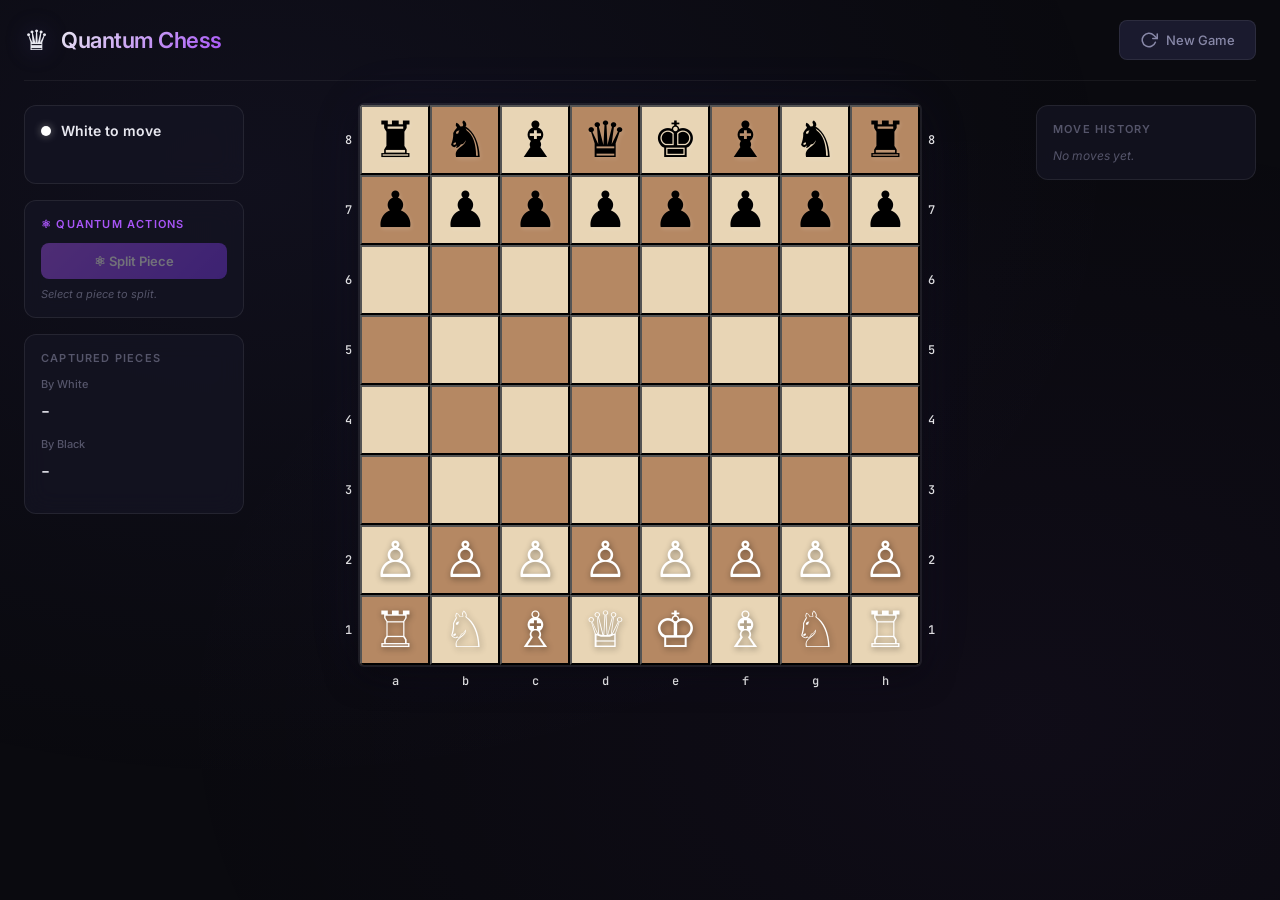
<file: quantum-chess-nicer-frontend/index.html>
<!DOCTYPE html>
<html lang="en">
<head>
    <meta charset="UTF-8">
    <meta name="viewport" content="width=device-width, initial-scale=1.0">
    <meta name="description" content="Quantum Chess — A chess variant with quantum piece splitting and probabilistic captures">
    <title>♛ Quantum Chess</title>
    <link rel="preconnect" href="https://fonts.googleapis.com">
    <link rel="preconnect" href="https://fonts.gstatic.com" crossorigin>
    <link href="https://fonts.googleapis.com/css2?family=Inter:wght@300;400;500;600;700&family=JetBrains+Mono:wght@400;500&display=swap" rel="stylesheet">
    <link rel="stylesheet" href="./style.css">
</head>
<body>
    <div class="app">
        <!-- Header -->
        <header class="header">
            <div class="logo">
                <span class="logo-icon">♛</span>
                <h1>Quantum Chess</h1>
            </div>
            <button id="reset-btn" class="btn-reset" title="New Game">
                <svg width="18" height="18" viewBox="0 0 24 24" fill="none" stroke="currentColor" stroke-width="2" stroke-linecap="round" stroke-linejoin="round">
                    <polyline points="23 4 23 10 17 10"></polyline>
                    <path d="M20.49 15a9 9 0 1 1-2.12-9.36L23 10"></path>
                </svg>
                New Game
            </button>
        </header>

        <!-- Main Content -->
        <main class="main">
            <!-- Left: Status + Captured -->
            <aside class="sidebar sidebar-left">
                <div class="panel status-panel">
                    <div class="panel-header">
                        <div class="status-dot" id="status-dot"></div>
                        <span id="turn-label">White to move</span>
                    </div>
                    <div id="status-message" class="status-message"></div>
                </div>

                <!-- Quantum action panel -->
                <div class="panel quantum-panel" id="quantum-panel" style="display:none;">
                    <h3>⚛ Quantum Actions</h3>
                    <button id="split-btn" class="btn-split" title="Split the selected piece into two quantum halves">
                        ⚛ Split Piece
                    </button>
                    <p class="quantum-hint" id="quantum-hint">Select a piece to split</p>
                </div>

                <div class="panel captured-panel">
                    <h3>Captured Pieces</h3>
                    <div class="captured-group">
                        <label>By White</label>
                        <div id="captured-white" class="captured-pieces"></div>
                    </div>
                    <div class="captured-group">
                        <label>By Black</label>
                        <div id="captured-black" class="captured-pieces"></div>
                    </div>
                </div>
            </aside>

            <!-- Center: Board -->
            <section class="board-container">
                <div class="board-wrapper">
                    <div class="rank-labels">
                        <span>8</span><span>7</span><span>6</span><span>5</span>
                        <span>4</span><span>3</span><span>2</span><span>1</span>
                    </div>
                    <div id="chessboard" class="chessboard"></div>
                    <div class="rank-labels">
                        <span>8</span><span>7</span><span>6</span><span>5</span>
                        <span>4</span><span>3</span><span>2</span><span>1</span>
                    </div>
                </div>
                <div class="file-labels">
                    <span></span>
                    <div class="file-labels-inner">
                        <span>a</span><span>b</span><span>c</span><span>d</span>
                        <span>e</span><span>f</span><span>g</span><span>h</span>
                    </div>
                    <span></span>
                </div>
            </section>

            <!-- Right: Move History -->
            <aside class="sidebar sidebar-right">
                <div class="panel history-panel">
                    <h3>Move History</h3>
                    <div id="move-history" class="move-history">
                        <div class="history-empty">No moves yet</div>
                    </div>
                </div>
            </aside>
        </main>
    </div>

    <!-- Game Over Overlay -->
    <div id="game-over-overlay" class="overlay hidden">
        <div class="overlay-content">
            <div id="game-over-icon" class="overlay-icon">♔</div>
            <h2 id="game-over-title">Checkmate!</h2>
            <p id="game-over-subtitle">White wins</p>
            <button id="game-over-reset" class="btn-play-again">Play Again</button>
        </div>
    </div>

    <!-- Coin Flip Overlay -->
    <div id="coin-flip-overlay" class="overlay hidden">
        <div class="overlay-content coin-flip-content">
            <h2 class="coin-title">⚛ Quantum Capture!</h2>
            <p id="coin-flip-desc" class="coin-desc">A quantum piece is involved...</p>
            <div id="coin" class="coin">
                <div class="coin-face coin-heads">👑</div>
                <div class="coin-face coin-tails">👻</div>
            </div>
            <p id="coin-result-text" class="coin-result-text"></p>
            <button id="coin-flip-btn" class="btn-coin-flip">Flip the Coin</button>
        </div>
    </div>

    <script type="module" src="./app.js"></script>
</body>
</html>
</file>
<file: quantum-chess-nicer-frontend/style.css>
/* ============================================================
   Quantum Chess — Premium Dark-Mode Stylesheet
   ============================================================ */

/* --- Reset & Base --- */
*, *::before, *::after {
    margin: 0;
    padding: 0;
    box-sizing: border-box;
}

:root {
    --bg-deep: #0a0a0f;
    --bg-primary: #12121a;
    --bg-surface: #1a1a2e;
    --bg-surface-hover: #22223a;
    --bg-elevated: #252540;

    --accent: #7c6ff7;
    --accent-glow: rgba(124, 111, 247, 0.25);
    --accent-dim: rgba(124, 111, 247, 0.12);

    --quantum: #a855f7;
    --quantum-glow: rgba(168, 85, 247, 0.35);
    --quantum-dim: rgba(168, 85, 247, 0.12);

    --sq-light: #e8d5b5;
    --sq-dark: #b58863;
    --sq-light-hover: #f0dfc0;
    --sq-dark-hover: #c49a75;

    --hl-selected: rgba(124, 111, 247, 0.55);
    --hl-legal: rgba(0, 0, 0, 0.18);
    --hl-legal-capture: rgba(220, 60, 60, 0.4);
    --hl-split: rgba(168, 85, 247, 0.45);
    --hl-last-move: rgba(255, 255, 100, 0.25);
    --hl-check: rgba(255, 40, 40, 0.55);

    --text-primary: #e8e8f0;
    --text-secondary: #8888a8;
    --text-muted: #55556a;

    --border-subtle: rgba(255, 255, 255, 0.06);
    --glass-bg: rgba(20, 20, 35, 0.75);
    --glass-border: rgba(255, 255, 255, 0.08);
    --radius: 12px;
    --radius-sm: 8px;
    --shadow: 0 8px 32px rgba(0, 0, 0, 0.5);
    --transition: 0.2s cubic-bezier(0.4, 0, 0.2, 1);
}

body {
    font-family: 'Inter', -apple-system, BlinkMacSystemFont, sans-serif;
    background: var(--bg-deep);
    color: var(--text-primary);
    min-height: 100vh;
    overflow-x: hidden;
    -webkit-font-smoothing: antialiased;
}

body::before {
    content: '';
    position: fixed;
    inset: 0;
    background:
        radial-gradient(ellipse at 20% 20%, rgba(124, 111, 247, 0.06) 0%, transparent 60%),
        radial-gradient(ellipse at 80% 80%, rgba(168, 85, 247, 0.04) 0%, transparent 60%);
    pointer-events: none;
    z-index: 0;
}

/* --- Layout --- */
.app {
    position: relative;
    z-index: 1;
    max-width: 1280px;
    margin: 0 auto;
    padding: 0 24px;
}

/* --- Header --- */
.header {
    display: flex;
    align-items: center;
    justify-content: space-between;
    padding: 20px 0;
    border-bottom: 1px solid var(--border-subtle);
    margin-bottom: 24px;
}

.logo {
    display: flex;
    align-items: center;
    gap: 12px;
}

.logo-icon {
    font-size: 28px;
    filter: drop-shadow(0 0 12px var(--accent-glow));
    animation: logo-pulse 3s ease-in-out infinite;
}

@keyframes logo-pulse {
    0%, 100% { filter: drop-shadow(0 0 8px var(--accent-glow)); }
    50% { filter: drop-shadow(0 0 20px rgba(124, 111, 247, 0.4)); }
}

.logo h1 {
    font-size: 22px;
    font-weight: 600;
    letter-spacing: -0.5px;
    background: linear-gradient(135deg, var(--text-primary) 0%, var(--quantum) 100%);
    -webkit-background-clip: text;
    -webkit-text-fill-color: transparent;
    background-clip: text;
}

.btn-reset {
    display: flex;
    align-items: center;
    gap: 8px;
    padding: 10px 20px;
    background: var(--bg-surface);
    border: 1px solid var(--glass-border);
    border-radius: var(--radius-sm);
    color: var(--text-secondary);
    font-family: inherit;
    font-size: 13px;
    font-weight: 500;
    cursor: pointer;
    transition: all var(--transition);
}

.btn-reset:hover {
    background: var(--bg-surface-hover);
    color: var(--text-primary);
    border-color: var(--accent);
    box-shadow: 0 0 16px var(--accent-glow);
}

/* --- Main Grid --- */
.main {
    display: grid;
    grid-template-columns: 220px 1fr 220px;
    gap: 24px;
    align-items: start;
}

@media (max-width: 1000px) {
    .main {
        grid-template-columns: 1fr;
        max-width: 560px;
        margin: 0 auto;
    }
    .sidebar-left { order: 2; }
    .board-container { order: 1; }
    .sidebar-right { order: 3; }
}

/* --- Panels (glass) --- */
.panel {
    background: var(--glass-bg);
    border: 1px solid var(--glass-border);
    border-radius: var(--radius);
    padding: 16px;
    backdrop-filter: blur(12px);
    -webkit-backdrop-filter: blur(12px);
}

.panel h3 {
    font-size: 11px;
    font-weight: 600;
    text-transform: uppercase;
    letter-spacing: 1.2px;
    color: var(--text-muted);
    margin-bottom: 12px;
}

/* --- Status Panel --- */
.status-panel .panel-header {
    display: flex;
    align-items: center;
    gap: 10px;
    margin-bottom: 8px;
}

.status-dot {
    width: 10px;
    height: 10px;
    border-radius: 50%;
    background: #fff;
    box-shadow: 0 0 8px rgba(255, 255, 255, 0.4);
    transition: all 0.3s;
}

.status-dot.black {
    background: #666;
    box-shadow: 0 0 8px rgba(100, 100, 100, 0.4);
}

#turn-label {
    font-size: 14px;
    font-weight: 600;
}

.status-message {
    font-size: 13px;
    color: var(--text-secondary);
    min-height: 20px;
}

.status-message.check {
    color: #ff6b6b;
    font-weight: 600;
    animation: check-pulse 1s ease-in-out infinite;
}

@keyframes check-pulse {
    0%, 100% { opacity: 1; }
    50% { opacity: 0.6; }
}

/* --- Quantum Panel --- */
.quantum-panel {
    margin-top: 16px;
}

.quantum-panel h3 {
    color: var(--quantum);
}

.btn-split {
    display: block;
    width: 100%;
    padding: 10px 16px;
    background: linear-gradient(135deg, var(--quantum), #7c3aed);
    border: none;
    border-radius: var(--radius-sm);
    color: #fff;
    font-family: inherit;
    font-size: 13px;
    font-weight: 600;
    cursor: pointer;
    transition: all var(--transition);
    box-shadow: 0 4px 12px var(--quantum-dim);
}

.btn-split:hover {
    transform: translateY(-1px);
    box-shadow: 0 6px 20px var(--quantum-glow);
}

.btn-split:active {
    transform: translateY(0);
}

.btn-split:disabled {
    opacity: 0.4;
    cursor: not-allowed;
    transform: none;
    box-shadow: none;
}

.quantum-hint {
    font-size: 11px;
    color: var(--text-muted);
    margin-top: 8px;
    font-style: italic;
}

/* --- Captured Pieces --- */
.captured-panel {
    margin-top: 16px;
}

.captured-group {
    margin-bottom: 10px;
}

.captured-group label {
    display: block;
    font-size: 11px;
    color: var(--text-muted);
    margin-bottom: 4px;
    font-weight: 500;
}

.captured-pieces {
    font-size: 20px;
    line-height: 1.6;
    min-height: 28px;
    letter-spacing: 2px;
}

/* --- Board --- */
.board-container {
    display: flex;
    flex-direction: column;
    align-items: center;
}

.board-wrapper {
    display: flex;
    align-items: center;
    gap: 0;
}

.rank-labels {
    display: flex;
    flex-direction: column;
    justify-content: space-around;
    height: var(--board-size, 480px);
    padding: 0 8px;
}

.rank-labels span {
    font-family: 'JetBrains Mono', monospace;
    font-size: 12px;
    font-weight: 500;
    color: #ffffff;
    text-align: center;
    height: calc(var(--board-size, 480px) / 8);
    display: flex;
    align-items: center;
    justify-content: center;
}

.file-labels {
    display: flex;
    justify-content: center;
    margin-top: 4px;
}

.file-labels-inner {
    display: grid;
    grid-template-columns: repeat(8, 1fr);
    width: var(--board-size, 480px);
}

.file-labels span {
    font-family: 'JetBrains Mono', monospace;
    font-size: 12px;
    font-weight: 500;
    color: #ffffff;
    text-align: center;
    padding: 4px 0;
}

.chessboard {
    display: grid;
    grid-template-columns: repeat(8, 1fr);
    grid-template-rows: repeat(8, 1fr);
    width: var(--board-size, 480px);
    height: var(--board-size, 480px);
    border-radius: 4px;
    overflow: hidden;
    box-shadow:
        0 0 0 2px rgba(255, 255, 255, 0.08),
        var(--shadow),
        0 0 60px rgba(124, 111, 247, 0.08);
    position: relative;
}

/* --- Squares --- */
.square {
    position: relative;
    display: flex;
    align-items: center;
    justify-content: center;
    cursor: pointer;
    transition: background-color 0.15s;
    user-select: none;
    -webkit-user-select: none;
}

.square.light { background: var(--sq-light); }
.square.dark { background: var(--sq-dark); }
.square:hover.light { background: var(--sq-light-hover); }
.square:hover.dark { background: var(--sq-dark-hover); }
.square.selected { background: var(--hl-selected) !important; }

.square.last-move-from.light,
.square.last-move-to.light {
    background: color-mix(in srgb, var(--sq-light), rgba(255, 255, 100, 0.35)) !important;
}
.square.last-move-from.dark,
.square.last-move-to.dark {
    background: color-mix(in srgb, var(--sq-dark), rgba(255, 255, 100, 0.35)) !important;
}

.square.in-check {
    background: var(--hl-check) !important;
    animation: check-bg 1s ease-in-out infinite;
}

@keyframes check-bg {
    0%, 100% { background: var(--hl-check); }
    50% { background: rgba(255, 40, 40, 0.35); }
}

/* --- Pieces --- */
.piece {
    font-size: calc(var(--board-size, 480px) / 8 * 0.72);
    line-height: 1;
    z-index: 2;
    transition: transform 0.12s ease;
    filter: drop-shadow(1px 2px 2px rgba(0, 0, 0, 0.3));
    cursor: grab;
}

.piece.white-piece {
    color: #ffffff;
    filter: drop-shadow(1px 2px 3px rgba(0, 0, 0, 0.45));
}

.piece.black-piece {
    color: #000000;
    filter: drop-shadow(1px 2px 2px rgba(255, 255, 255, 0.15));
}

/* Quantum pieces — pulsing purple glow + reduced opacity */
.piece.quantum {
    opacity: 0.65;
    animation: quantum-glow 2s ease-in-out infinite;
}

.piece.quantum.white-piece {
    filter: drop-shadow(0 0 8px var(--quantum-glow)) drop-shadow(1px 2px 3px rgba(0,0,0,0.3));
}

.piece.quantum.black-piece {
    filter: drop-shadow(0 0 8px var(--quantum-glow)) drop-shadow(1px 2px 2px rgba(255,255,255,0.1));
}

@keyframes quantum-glow {
    0%, 100% { opacity: 0.6; filter: drop-shadow(0 0 6px var(--quantum-glow)); }
    50% { opacity: 0.8; filter: drop-shadow(0 0 14px rgba(168, 85, 247, 0.5)); }
}

.square:hover .piece { transform: scale(1.08); }
.square.selected .piece {
    transform: scale(1.12);
    filter: drop-shadow(0 0 8px var(--accent-glow));
}

/* --- Legal Move Indicators --- */
.legal-dot {
    position: absolute;
    width: 30%;
    height: 30%;
    border-radius: 50%;
    background: var(--hl-legal);
    z-index: 1;
    pointer-events: none;
    animation: dot-appear 0.15s ease-out;
}

@keyframes dot-appear {
    from { transform: scale(0); opacity: 0; }
    to { transform: scale(1); opacity: 1; }
}

.legal-dot.capture {
    width: 90%;
    height: 90%;
    background: transparent;
    border: 5px solid var(--hl-legal-capture);
    border-radius: 50%;
}

/* Split-move indicators — purple dots */
.split-dot {
    position: absolute;
    width: 30%;
    height: 30%;
    border-radius: 50%;
    background: var(--hl-split);
    z-index: 1;
    pointer-events: none;
    animation: dot-appear 0.15s ease-out;
    box-shadow: 0 0 8px var(--quantum-glow);
}

/* Quantum connection line (rendered via SVG overlay) */
.quantum-link-svg {
    position: absolute;
    top: 0;
    left: 0;
    width: 100%;
    height: 100%;
    pointer-events: none;
    z-index: 3;
}

.quantum-link-line {
    stroke: var(--quantum);
    stroke-width: 2;
    stroke-dasharray: 6 4;
    opacity: 0.5;
    animation: link-pulse 2s ease-in-out infinite;
}

@keyframes link-pulse {
    0%, 100% { opacity: 0.4; }
    50% { opacity: 0.7; }
}

/* --- Move History --- */
.history-panel {
    max-height: 500px;
    display: flex;
    flex-direction: column;
}

.move-history {
    flex: 1;
    overflow-y: auto;
    font-family: 'JetBrains Mono', monospace;
    font-size: 13px;
    scrollbar-width: thin;
    scrollbar-color: var(--bg-elevated) transparent;
}

.move-history::-webkit-scrollbar { width: 4px; }
.move-history::-webkit-scrollbar-thumb {
    background: var(--bg-elevated);
    border-radius: 2px;
}

.history-empty {
    color: var(--text-muted);
    font-style: italic;
    font-family: 'Inter', sans-serif;
    font-size: 12px;
}

.history-row {
    display: grid;
    grid-template-columns: 28px 1fr 1fr;
    gap: 4px;
    padding: 3px 0;
    border-bottom: 1px solid var(--border-subtle);
    align-items: center;
}

.history-row:last-child { border-bottom: none; }

.history-num {
    color: var(--text-muted);
    font-size: 11px;
    text-align: right;
    padding-right: 6px;
}

.history-move {
    padding: 2px 6px;
    border-radius: 4px;
    transition: background 0.15s;
    white-space: nowrap;
    overflow: hidden;
    text-overflow: ellipsis;
}

.history-move:not(:empty):hover { background: var(--bg-surface-hover); }

.history-move.latest {
    background: var(--accent-dim);
    color: var(--accent);
}

/* --- Overlays --- */
.overlay {
    position: fixed;
    inset: 0;
    z-index: 100;
    display: flex;
    align-items: center;
    justify-content: center;
    background: rgba(0, 0, 0, 0.7);
    backdrop-filter: blur(8px);
    -webkit-backdrop-filter: blur(8px);
    animation: overlay-in 0.3s ease-out;
}

@keyframes overlay-in {
    from { opacity: 0; }
    to { opacity: 1; }
}

.overlay.hidden { display: none; }

.overlay-content {
    text-align: center;
    background: var(--bg-surface);
    border: 1px solid var(--glass-border);
    border-radius: 20px;
    padding: 48px 56px;
    box-shadow: 0 24px 64px rgba(0, 0, 0, 0.6), 0 0 80px var(--accent-glow);
    animation: overlay-pop 0.4s cubic-bezier(0.34, 1.56, 0.64, 1);
}

@keyframes overlay-pop {
    from { transform: scale(0.8) translateY(20px); opacity: 0; }
    to { transform: scale(1) translateY(0); opacity: 1; }
}

.overlay-icon {
    font-size: 64px;
    margin-bottom: 16px;
    animation: crown-bounce 0.6s ease-out 0.3s both;
}

@keyframes crown-bounce {
    0% { transform: scale(0.5) rotate(-10deg); }
    60% { transform: scale(1.15) rotate(3deg); }
    100% { transform: scale(1) rotate(0); }
}

.overlay-content h2 {
    font-size: 28px;
    font-weight: 700;
    margin-bottom: 8px;
    background: linear-gradient(135deg, var(--text-primary), var(--accent));
    -webkit-background-clip: text;
    -webkit-text-fill-color: transparent;
    background-clip: text;
}

.overlay-content p {
    color: var(--text-secondary);
    font-size: 15px;
    margin-bottom: 28px;
}

.btn-play-again {
    padding: 12px 32px;
    background: linear-gradient(135deg, var(--accent), #6055d4);
    border: none;
    border-radius: var(--radius-sm);
    color: #fff;
    font-family: inherit;
    font-size: 14px;
    font-weight: 600;
    cursor: pointer;
    transition: all var(--transition);
    box-shadow: 0 4px 16px var(--accent-glow);
}

.btn-play-again:hover {
    transform: translateY(-2px);
    box-shadow: 0 8px 24px rgba(124, 111, 247, 0.4);
}

.btn-play-again:active { transform: translateY(0); }

/* --- Coin Flip --- */
.coin-flip-content {
    padding: 40px 56px;
}

.coin-title {
    background: linear-gradient(135deg, var(--text-primary), var(--quantum));
    -webkit-background-clip: text;
    -webkit-text-fill-color: transparent;
    background-clip: text;
}

.coin-desc {
    font-size: 14px;
    margin-bottom: 24px;
}

.coin {
    width: 100px;
    height: 100px;
    margin: 0 auto 24px;
    position: relative;
    transform-style: preserve-3d;
    transition: transform 0.1s;
}

.coin.flipping {
    animation: coin-spin 1.5s ease-out forwards;
}

@keyframes coin-spin {
    0% { transform: rotateY(0deg); }
    100% { transform: rotateY(1800deg); }
}

.coin.result-heads {
    transform: rotateY(0deg);
}

.coin.result-tails {
    transform: rotateY(180deg);
}

.coin-face {
    position: absolute;
    inset: 0;
    display: flex;
    align-items: center;
    justify-content: center;
    font-size: 48px;
    border-radius: 50%;
    backface-visibility: hidden;
    border: 3px solid var(--quantum);
    background: var(--bg-elevated);
}

.coin-heads {
    transform: rotateY(0deg);
}

.coin-tails {
    transform: rotateY(180deg);
}

.coin-result-text {
    font-size: 16px;
    font-weight: 600;
    min-height: 24px;
    margin-bottom: 20px;
    color: var(--quantum);
}

.btn-coin-flip {
    padding: 12px 32px;
    background: linear-gradient(135deg, var(--quantum), #7c3aed);
    border: none;
    border-radius: var(--radius-sm);
    color: #fff;
    font-family: inherit;
    font-size: 14px;
    font-weight: 600;
    cursor: pointer;
    transition: all var(--transition);
    box-shadow: 0 4px 16px var(--quantum-dim);
}

.btn-coin-flip:hover {
    transform: translateY(-2px);
    box-shadow: 0 8px 24px var(--quantum-glow);
}

.btn-coin-flip:active { transform: translateY(0); }

.btn-coin-flip:disabled {
    opacity: 0.5;
    cursor: not-allowed;
    transform: none;
}
</file>
